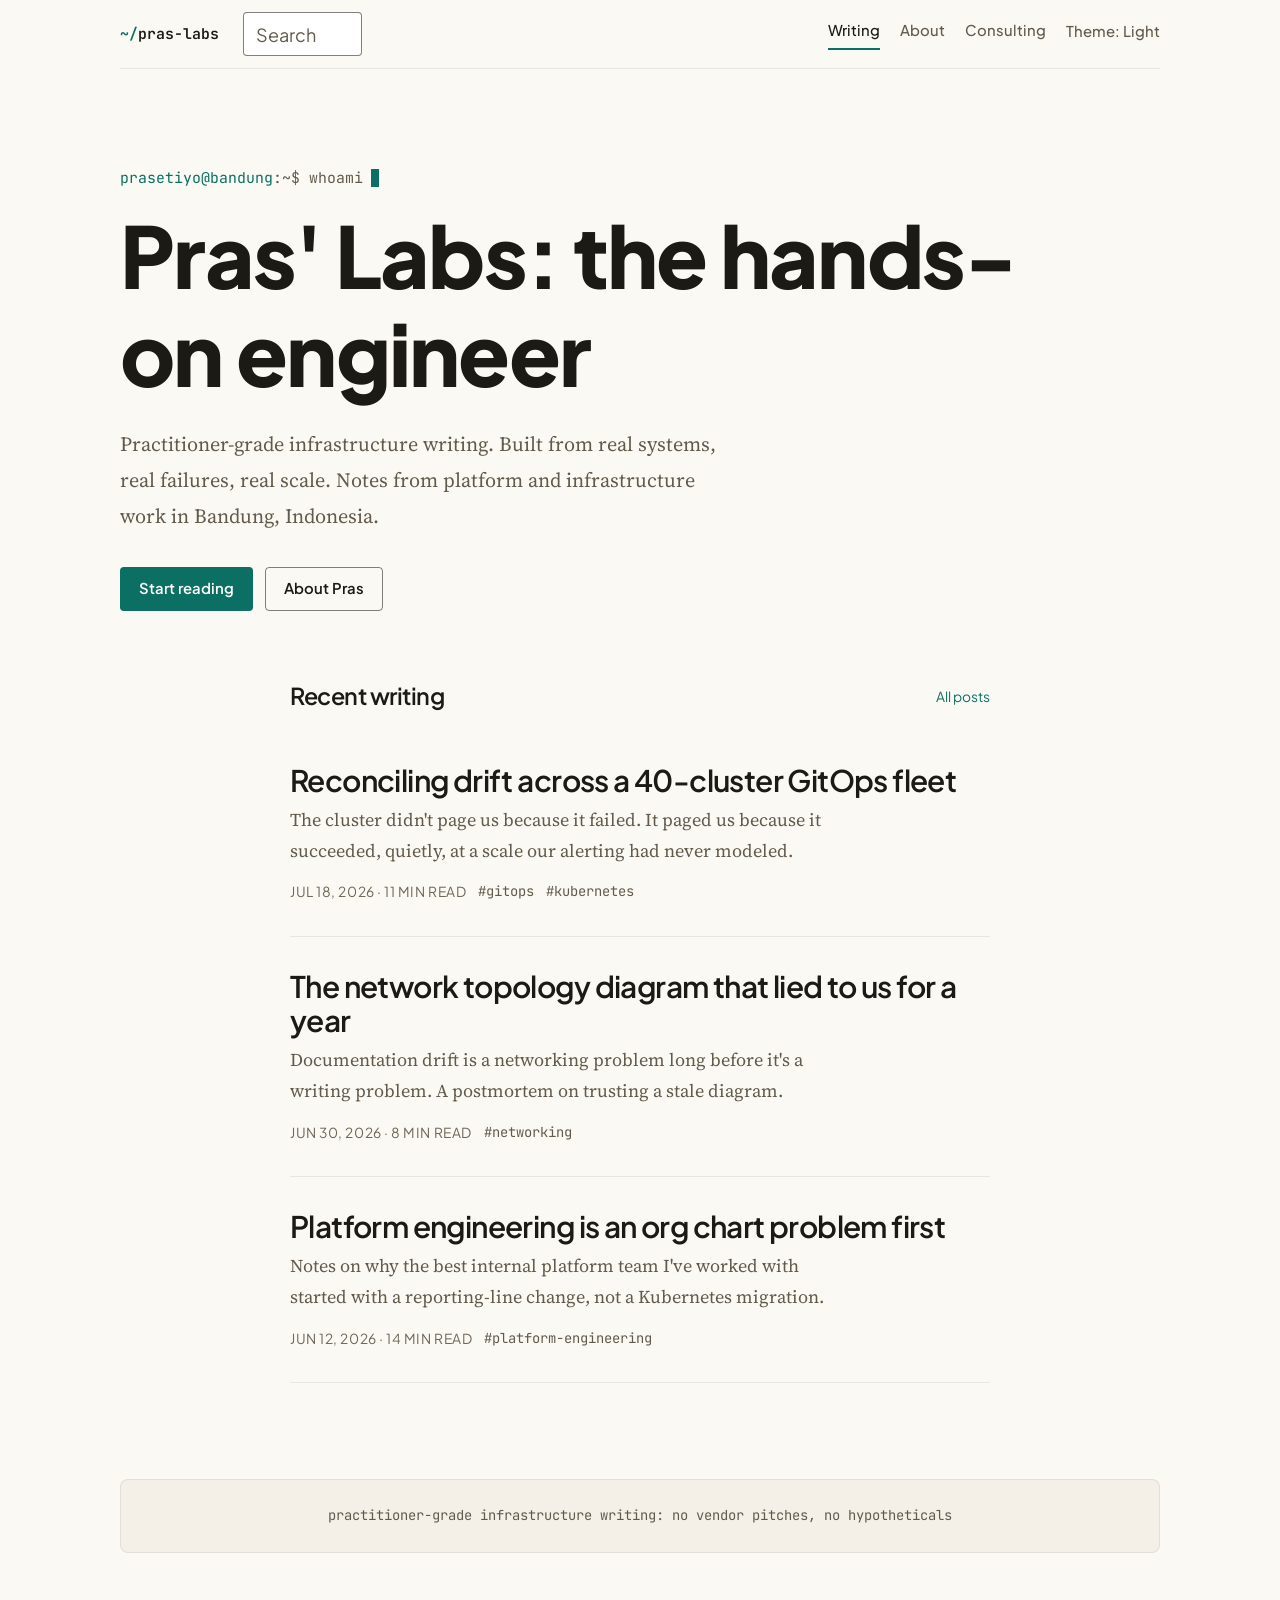
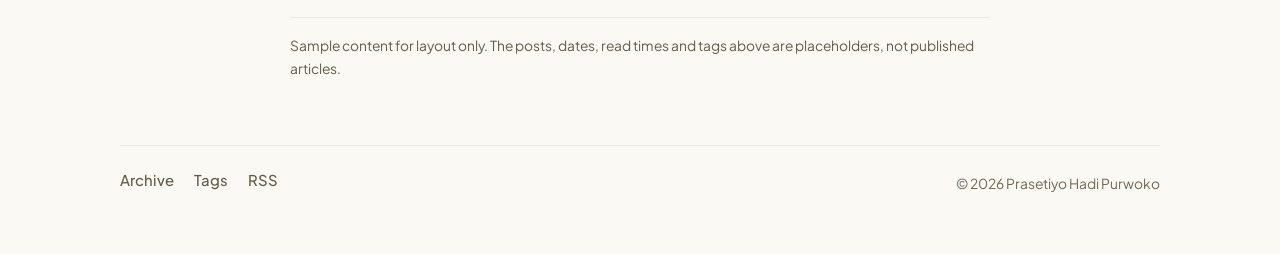
<file: ui_kits/homepage/index.html>
<!-- @dsCard group="Homepage" viewport="1040x820" subtitle="Hero + writing feed, dark + light" name="Homepage" -->
<!DOCTYPE html>
<html lang="en">
<head>
<meta charset="UTF-8">
<meta name="viewport" content="width=device-width, initial-scale=1">
<title>Pras' Labs: The Hands-On Engineer</title>
<script>try{var t=localStorage.getItem('pras-labs-theme');if(t==='light'||t==='dark')document.documentElement.setAttribute('data-theme',t)}catch(e){}</script>
<link rel="stylesheet" href="../../styles.css">
<style>
  body { margin: 0; }
  /* Widths: bp-sm 480px, bp-md 748px, bp-lg 1104px (literal px, CSS cannot read custom properties in @media). */
  .shell { max-width: var(--page-max-width); margin: 0 auto; padding: 0 var(--page-padding); }
  .sample-note { max-width: var(--content-width); margin: 0 auto var(--space-8); padding-top: var(--space-4); border-top: 1px solid var(--border-hairline); font-family: var(--font-heading); font-size: var(--text-xs); color: var(--text-secondary); }
  .btn { font-family: var(--font-heading); font-weight: 600; border-radius: var(--radius-sm); border: 1px solid transparent; padding: 0 18px; min-height: var(--touch-target); align-items: center; font-size: var(--text-sm); text-decoration: none; display: inline-flex; }
  .btn-primary { background: var(--accent); color: var(--text-on-accent); }
  .btn-primary:hover { background: var(--accent-strong); color: var(--text-on-accent); text-decoration: none; }
  .btn-secondary { background: transparent; color: var(--text-primary); border-color: var(--border-control); }
  .btn-secondary:hover { border-color: var(--accent); color: var(--accent-strong); text-decoration: none; }
  .link-44 { display: inline-flex; align-items: center; min-height: var(--touch-target); }

  .hero { max-width: var(--content-width-wide); margin: var(--space-9) auto var(--space-8); }
  @media (max-width: 747.98px) { .hero { margin: var(--space-7) auto var(--space-7); } }
  .prompt { font-family: var(--font-mono); font-size: var(--text-sm); color: var(--text-secondary); margin-bottom: var(--space-4); display: flex; flex-wrap: wrap; align-items: center; gap: 8px; overflow-wrap: anywhere; }
  .prompt .host { color: var(--accent); }
  h1.hero-title { font-family: var(--font-heading); font-size: var(--text-hero); font-weight: 800; letter-spacing: var(--tracking-tight); line-height: var(--leading-tight); color: var(--text-primary); margin: 0 0 var(--space-5); max-width: 16ch; }
  p.hero-sub { font-family: var(--font-body); font-size: var(--text-lede-sm); line-height: var(--leading-relaxed); color: var(--text-secondary); max-width: 62ch; margin: 0 0 var(--space-6); }
  @media (min-width: 480px) { p.hero-sub { font-size: var(--text-md); } }
  .hero-actions { display: flex; gap: var(--space-3); flex-wrap: wrap; }

  section.feed { max-width: var(--content-width); margin: 0 auto; padding-bottom: var(--space-9); }
  @media (max-width: 747.98px) { section.feed { padding-bottom: var(--space-7); } }
  .feed-head { display: flex; align-items: center; justify-content: space-between; margin-bottom: var(--space-3); }
  .feed-head h2 { font-family: var(--font-heading); font-size: var(--text-lg); font-weight: 600; color: var(--text-primary); margin: 0; }
  .feed-head a { font-family: var(--font-heading); font-size: var(--text-xs); }

  .post { display: block; padding: var(--space-6) 0; border-bottom: 1px solid var(--border-hairline); text-decoration: none; color: inherit; }
  .post:hover { text-decoration: none; color: inherit; }
  .post h3 { transition: color var(--duration-fast) var(--ease-standard); }
  .post:active h3 { color: var(--accent-strong); }
  @media (hover: hover) { .post:hover h3 { color: var(--accent-strong); } }
  .post h3 { font-family: var(--font-heading); font-size: var(--text-h3); font-weight: 600; color: var(--text-primary); margin: 0 0 8px; letter-spacing: var(--tracking-tight); }
  .post p { font-family: var(--font-body); font-size: var(--text-base); color: var(--text-secondary); line-height: var(--leading-body); margin: 0 0 14px; max-width: 62ch; }
  .post .meta { display: flex; gap: 4px 12px; align-items: center; flex-wrap: wrap; }
  .post .date { font-family: var(--font-heading); font-size: var(--text-xs); color: var(--text-tertiary); letter-spacing: var(--tracking-wide); text-transform: uppercase; }
  .post .tag { font-family: var(--font-mono); font-size: var(--text-xs); color: var(--text-secondary); }

  .tagline-strip { max-width: var(--content-width-wide); margin: 0 auto var(--space-8); padding: var(--space-5); border: 1px solid var(--border-hairline); border-radius: var(--radius-md); background: var(--bg-raised); font-family: var(--font-mono); font-size: var(--text-xs); color: var(--text-secondary); text-align: center; }
</style>
<noscript><style>.pl-theme-toggle{display:none}</style></noscript>
</head>
<body id="top">
<div class="shell">
  <nav class="pl-nav" aria-label="Main">
    <a class="pl-wordmark" href="#"><span>~/</span>pras-labs</a>
    <form class="pl-search" role="search" action="/search" method="get"><input class="pl-field" type="search" name="q" placeholder="Search" aria-label="Search the writing" autocomplete="off" enterkeyhint="search"></form>
    <div class="pl-nav-links">
      <a class="pl-nav-item" aria-current="page" href="#"><span>Writing</span></a>
      <a class="pl-nav-item" href="#"><span>About</span></a>
      <a class="pl-nav-item" href="#"><span>Consulting</span></a>
      <button class="pl-nav-item pl-theme-toggle" id="theme-toggle" type="button"><span>Theme: Dark</span></button>
    </div>
  </nav>

  <main>
  <div class="hero">
    <!-- The one decorative element: a terminal prompt that tells an engineer reader this is written by someone who works in terminals.
         The cursor blinks three times, then stays solid, and never blinks under prefers-reduced-motion. -->
    <div class="prompt"><span><span class="host">prasetiyo@bandung</span>:~$ whoami</span><span class="pl-cursor" aria-hidden="true"></span></div>
    <h1 class="hero-title">Pras' Labs: the hands-on engineer</h1>
    <p class="hero-sub">Practitioner-grade infrastructure writing. Built from real systems, real failures, real scale. Notes from platform and infrastructure work in Bandung, Indonesia.</p>
    <div class="hero-actions">
      <a class="btn btn-primary" href="#">Start reading</a>
      <a class="btn btn-secondary" href="#">About Pras</a>
    </div>
  </div>

  <section class="feed">
    <div class="feed-head"><h2>Recent writing</h2><a class="link-44" href="#">All posts</a></div>

    <a class="post" href="#">
      <h3>Reconciling drift across a 40-cluster GitOps fleet</h3>
      <p>The cluster didn't page us because it failed. It paged us because it succeeded, quietly, at a scale our alerting had never modeled.</p>
      <div class="meta"><span class="date">Jul 18, 2026 · 11 min read</span><span class="tag">#gitops</span><span class="tag">#kubernetes</span></div>
    </a>
    <a class="post" href="#">
      <h3>The network topology diagram that lied to us for a year</h3>
      <p>Documentation drift is a networking problem long before it's a writing problem. A postmortem on trusting a stale diagram.</p>
      <div class="meta"><span class="date">Jun 30, 2026 · 8 min read</span><span class="tag">#networking</span></div>
    </a>
    <a class="post" href="#">
      <h3>Platform engineering is an org chart problem first</h3>
      <p>Notes on why the best internal platform team I've worked with started with a reporting-line change, not a Kubernetes migration.</p>
      <div class="meta"><span class="date">Jun 12, 2026 · 14 min read</span><span class="tag">#platform-engineering</span></div>
    </a>
  </section>

  <div class="tagline-strip">practitioner-grade infrastructure writing: no vendor pitches, no hypotheticals</div>
    <p class="sample-note">Sample content for layout only. The posts, dates, read times and tags above are placeholders, not published articles.</p>
</main>
  <footer class="pl-footer">
    <nav class="pl-footer-links" aria-label="Footer">
      <a class="pl-nav-item" href="#"><span>Archive</span></a>
      <a class="pl-nav-item" href="#"><span>Tags</span></a>
      <a class="pl-nav-item" href="#"><span>RSS</span></a>
    </nav>
    <p class="pl-footer-copy">&copy; 2026 Prasetiyo Hadi Purwoko</p>
  </footer>
</div>
<script>
(function () {
  document.querySelectorAll('.pl-search .pl-field').forEach(function (i) { i.addEventListener('keydown', function (e) { if (e.key === 'Escape') { e.preventDefault(); i.blur(); } }); });
  var b = document.getElementById('theme-toggle');
  function cur() {
    var d = document.documentElement.getAttribute('data-theme');
    if (d) return d;
    try { return matchMedia('(prefers-color-scheme: light)').matches ? 'light' : 'dark'; } catch (e) { return 'dark'; }
  }
  function paint() {
    var dark = cur() === 'dark';
    b.firstElementChild.textContent = 'Theme: ' + (dark ? 'Dark' : 'Light');
    b.setAttribute('aria-label', 'Theme: ' + (dark ? 'Dark' : 'Light') + '. Switch to ' + (dark ? 'light' : 'dark') + '.');
  }
  paint();
  b.addEventListener('click', function () {
    var n = cur() === 'dark' ? 'light' : 'dark';
    document.documentElement.setAttribute('data-theme', n);
    try { localStorage.setItem('pras-labs-theme', n); } catch (e) { /* storage unavailable */ }
    paint();
  });
})();
</script>
</body>
</html>
</file>
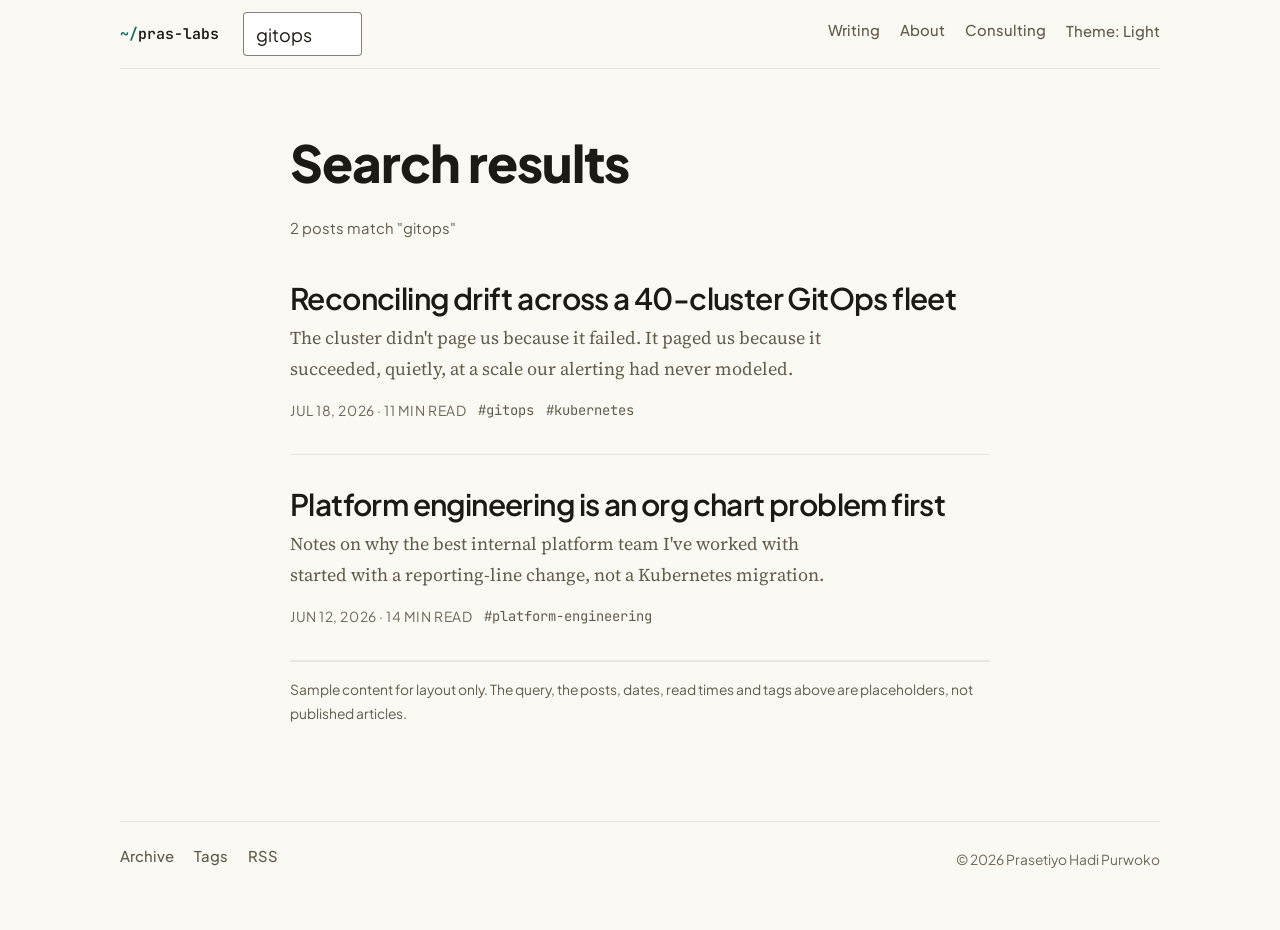
<file: ui_kits/search/index.html>
<!-- @dsCard group="Search" viewport="1040x820" subtitle="Search form + results, dark + light" name="Search" -->
<!DOCTYPE html>
<html lang="en">
<head>
<meta charset="UTF-8">
<meta name="viewport" content="width=device-width, initial-scale=1">
<title>Search | Pras' Labs</title>
<script>try{var t=localStorage.getItem('pras-labs-theme');if(t==='light'||t==='dark')document.documentElement.setAttribute('data-theme',t)}catch(e){}</script>
<link rel="stylesheet" href="../../styles.css">
<style>
  body { margin: 0; }
  /* Widths: bp-sm 480px, bp-md 748px, bp-lg 1104px (literal px, CSS cannot read custom properties in @media). */
  .shell { max-width: var(--page-max-width); margin: 0 auto; padding: 0 var(--page-padding); }
  .sample-note { max-width: var(--content-width); margin: 0 auto var(--space-8); padding-top: var(--space-4); border-top: 1px solid var(--border-hairline); font-family: var(--font-heading); font-size: var(--text-xs); color: var(--text-secondary); }

  main { max-width: var(--content-width); margin: var(--space-8) auto var(--space-9); }
  @media (max-width: 747.98px) { main { margin: var(--space-6) auto var(--space-7); } }
  h1.page-title { font-family: var(--font-heading); font-size: var(--text-h1); font-weight: 800; letter-spacing: var(--tracking-tight); line-height: var(--leading-tight); color: var(--text-primary); margin: 0 0 var(--space-5); }
  .result-count { font-family: var(--font-heading); font-size: var(--text-sm); color: var(--text-secondary); margin: var(--space-5) 0 0; }
  .results { margin-top: var(--space-2); }

  .post { display: block; padding: var(--space-6) 0; border-bottom: 1px solid var(--border-hairline); text-decoration: none; color: inherit; }
  .post:hover { text-decoration: none; color: inherit; }
  .post h2 { transition: color var(--duration-fast) var(--ease-standard); }
  .post:active h3 { color: var(--accent-strong); }
  @media (hover: hover) { .post:hover h3 { color: var(--accent-strong); } }
  .post h2 { font-family: var(--font-heading); font-size: var(--text-h3); font-weight: 600; color: var(--text-primary); margin: 0 0 8px; letter-spacing: var(--tracking-tight); }
  .post p { font-family: var(--font-body); font-size: var(--text-base); color: var(--text-secondary); line-height: var(--leading-body); margin: 0 0 14px; max-width: 62ch; }
  .post .meta { display: flex; gap: 4px 12px; align-items: center; flex-wrap: wrap; }
  .post .date { font-family: var(--font-heading); font-size: var(--text-xs); color: var(--text-tertiary); letter-spacing: var(--tracking-wide); text-transform: uppercase; }
  .post .tag { font-family: var(--font-mono); font-size: var(--text-xs); color: var(--text-secondary); }

</style>
<noscript><style>.pl-theme-toggle{display:none}</style></noscript>
</head>
<body id="top">
<div class="shell">
  <nav class="pl-nav" aria-label="Main">
    <a class="pl-wordmark" href="#"><span>~/</span>pras-labs</a>
    <form class="pl-search" role="search" action="/search" method="get"><input class="pl-field" type="search" name="q" placeholder="Search" aria-label="Search the writing" autocomplete="off" enterkeyhint="search" value="gitops"></form>
    <div class="pl-nav-links">
      <a class="pl-nav-item" href="#"><span>Writing</span></a>
      <a class="pl-nav-item" href="#"><span>About</span></a>
      <a class="pl-nav-item" href="#"><span>Consulting</span></a>
      <button class="pl-nav-item pl-theme-toggle" id="theme-toggle" type="button"><span>Theme: Dark</span></button>
    </div>
  </nav>

  <main>
    <h1 class="page-title">Search results</h1>
    <!-- The field is in the Nav (value kept from the query). The query lives in the URL: /search?q=gitops -->
    <p class="result-count" role="status">2 posts match "gitops"</p>
    <div class="results">
      <a class="post" href="#">
        <h2>Reconciling drift across a 40-cluster GitOps fleet</h2>
        <p>The cluster didn't page us because it failed. It paged us because it succeeded, quietly, at a scale our alerting had never modeled.</p>
        <div class="meta"><span class="date">Jul 18, 2026 · 11 min read</span><span class="tag">#gitops</span><span class="tag">#kubernetes</span></div>
      </a>
      <a class="post" href="#">
        <h2>Platform engineering is an org chart problem first</h2>
        <p>Notes on why the best internal platform team I've worked with started with a reporting-line change, not a Kubernetes migration.</p>
        <div class="meta"><span class="date">Jun 12, 2026 · 14 min read</span><span class="tag">#platform-engineering</span></div>
      </a>
    </div>
    <p class="sample-note">Sample content for layout only. The query, the posts, dates, read times and tags above are placeholders, not published articles.</p>
</main>
  <footer class="pl-footer">
    <nav class="pl-footer-links" aria-label="Footer">
      <a class="pl-nav-item" href="#"><span>Archive</span></a>
      <a class="pl-nav-item" href="#"><span>Tags</span></a>
      <a class="pl-nav-item" href="#"><span>RSS</span></a>
    </nav>
    <p class="pl-footer-copy">&copy; 2026 Prasetiyo Hadi Purwoko</p>
  </footer>
</div>
<script>
(function () {
  document.querySelectorAll('.pl-search .pl-field').forEach(function (i) { i.addEventListener('keydown', function (e) { if (e.key === 'Escape') { e.preventDefault(); i.blur(); } }); });
  var b = document.getElementById('theme-toggle');
  function cur() {
    var d = document.documentElement.getAttribute('data-theme');
    if (d) return d;
    try { return matchMedia('(prefers-color-scheme: light)').matches ? 'light' : 'dark'; } catch (e) { return 'dark'; }
  }
  function paint() {
    var dark = cur() === 'dark';
    b.firstElementChild.textContent = 'Theme: ' + (dark ? 'Dark' : 'Light');
    b.setAttribute('aria-label', 'Theme: ' + (dark ? 'Dark' : 'Light') + '. Switch to ' + (dark ? 'light' : 'dark') + '.');
  }
  paint();
  b.addEventListener('click', function () {
    var n = cur() === 'dark' ? 'light' : 'dark';
    document.documentElement.setAttribute('data-theme', n);
    try { localStorage.setItem('pras-labs-theme', n); } catch (e) { /* storage unavailable */ }
    paint();
  });
})();
</script>
</body>
</html>
</file>
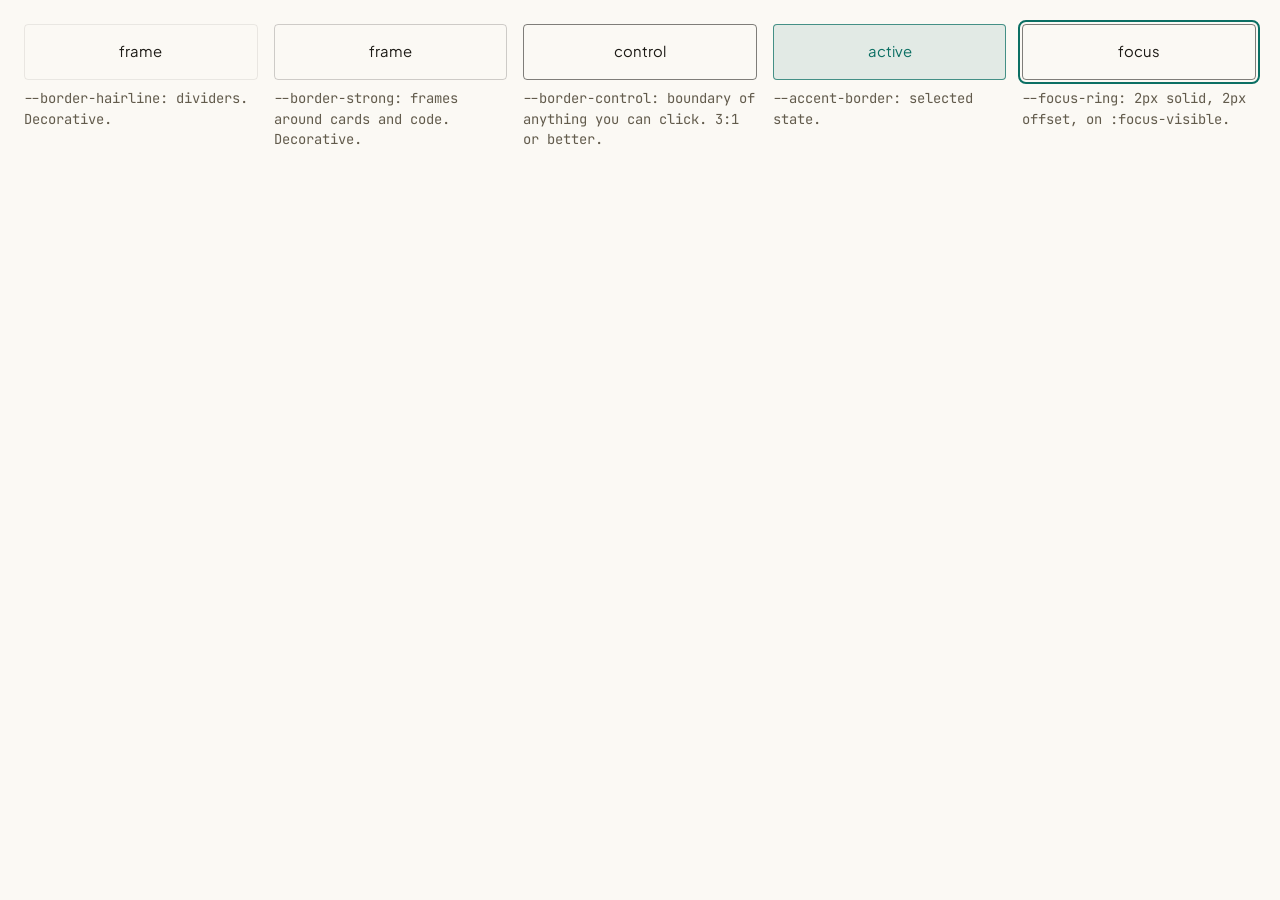
<file: guidelines/borders-focus.card.html>
<!-- @dsCard group="Colors" viewport="700x230" subtitle="Decorative frames, control boundaries, focus ring" name="Borders and focus" -->
<html><head><link rel="stylesheet" href="../styles.css"><style>
body{background:var(--bg);padding:24px;font-family:var(--font-mono);font-size:var(--text-xs);color:var(--text-secondary)}
.row{display:flex;gap:16px;flex-wrap:wrap}
.cell{flex:1;min-width:140px}
.box{height:56px;border-radius:var(--radius-sm);margin-bottom:8px;display:flex;align-items:center;justify-content:center;font-family:var(--font-heading);font-size:var(--text-sm);color:var(--text-primary)}
.cap{margin:0;line-height:1.5}
</style></head><body>
<div class="row">
  <div class="cell"><div class="box" style="border:1px solid var(--border-hairline)">frame</div><p class="cap">--border-hairline: dividers. Decorative.</p></div>
  <div class="cell"><div class="box" style="border:1px solid var(--border-strong)">frame</div><p class="cap">--border-strong: frames around cards and code. Decorative.</p></div>
  <div class="cell"><div class="box" style="border:1px solid var(--border-control)">control</div><p class="cap">--border-control: boundary of anything you can click. 3:1 or better.</p></div>
  <div class="cell"><div class="box" style="border:1px solid var(--accent-border);background:var(--accent-dim);color:var(--accent)">active</div><p class="cap">--accent-border: selected state.</p></div>
  <div class="cell"><div class="box" style="border:1px solid var(--border-control);outline:2px solid var(--focus-ring);outline-offset:2px">focus</div><p class="cap">--focus-ring: 2px solid, 2px offset, on :focus-visible.</p></div>
</div>
</body></html>
</file>
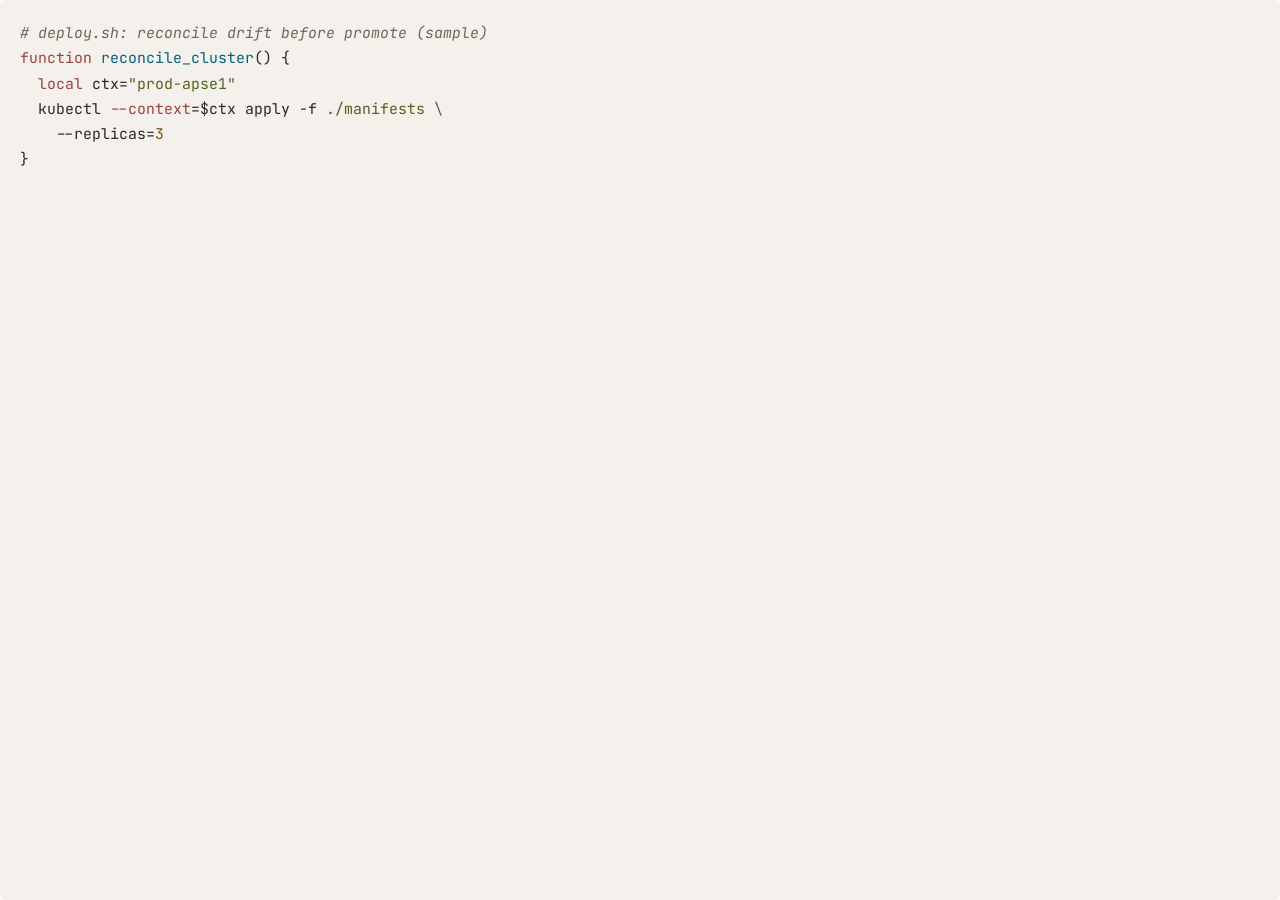
<file: guidelines/colors-code-syntax.card.html>
<!-- @dsCard group="Colors" viewport="700x210" subtitle="Syntax highlight palette: four hues on warm neutrals" name="Code syntax colors" -->
<html><head><link rel="stylesheet" href="../styles.css"><style>
body{background:var(--code-bg);margin:0;padding:20px;font-family:var(--font-mono);font-size:var(--text-sm);color:var(--code-fg);border-radius:var(--radius-md)}
</style></head><body>
<div><span class="tok-comment"># deploy.sh: reconcile drift before promote (sample)</span></div>
<div><span class="tok-keyword">function</span> <span class="tok-function">reconcile_cluster</span>() {</div>
<div>&nbsp;&nbsp;<span class="tok-keyword">local</span> ctx=<span class="tok-string">"prod-apse1"</span></div>
<div>&nbsp;&nbsp;kubectl <span class="tok-tag">--context</span>=$ctx apply -f <span class="tok-string">./manifests</span> <span class="tok-punct">\</span></div>
<div>&nbsp;&nbsp;&nbsp;&nbsp;--replicas=<span class="tok-number">3</span></div>
<div>}</div>
</body></html>
</file>
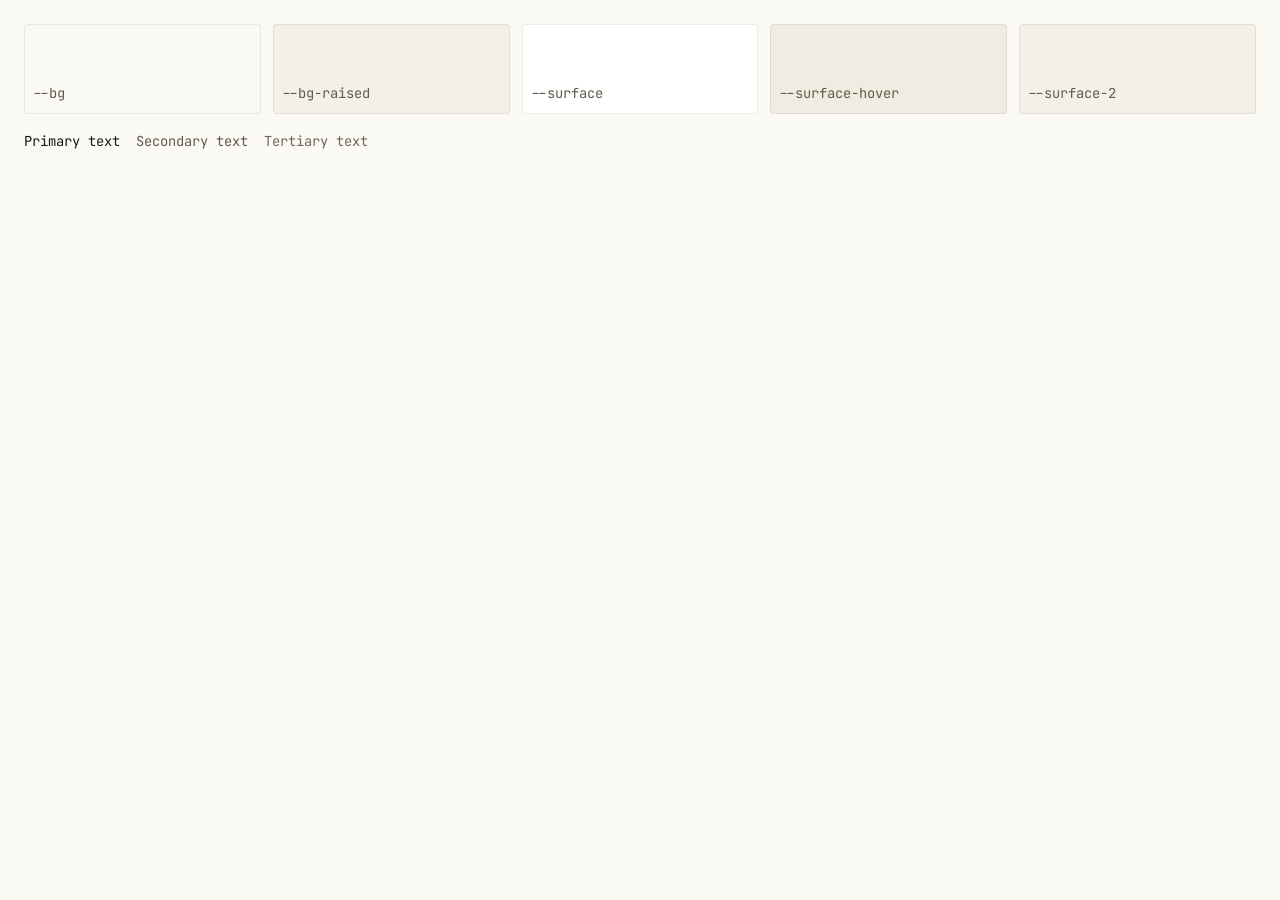
<file: guidelines/colors-neutral-dark.card.html>
<!-- @dsCard group="Colors" viewport="700x220" subtitle="Base surfaces, dark (default)" name="Neutrals: dark" -->
<html><head><link rel="stylesheet" href="../styles.css"><style>
body{background:var(--bg);padding:24px;font-family:var(--font-mono);font-size:var(--text-xs);color:var(--text-secondary)}
.row{display:flex;gap:12px}
.sw{flex:1;height:90px;border-radius:var(--radius-sm);border:1px solid var(--border-hairline);display:flex;align-items:flex-end;padding:8px}
.tx{display:flex;gap:16px;margin-top:16px}
</style></head><body>
<div class="row">
  <div class="sw" style="background:var(--bg)">--bg</div>
  <div class="sw" style="background:var(--bg-raised)">--bg-raised</div>
  <div class="sw" style="background:var(--surface)">--surface</div>
  <div class="sw" style="background:var(--surface-hover)">--surface-hover</div>
  <div class="sw" style="background:var(--surface-2)">--surface-2</div>
</div>
<div class="tx">
  <span style="color:var(--text-primary)">Primary text</span>
  <span style="color:var(--text-secondary)">Secondary text</span>
  <span style="color:var(--text-tertiary)">Tertiary text</span>
</div>
</body></html>
</file>
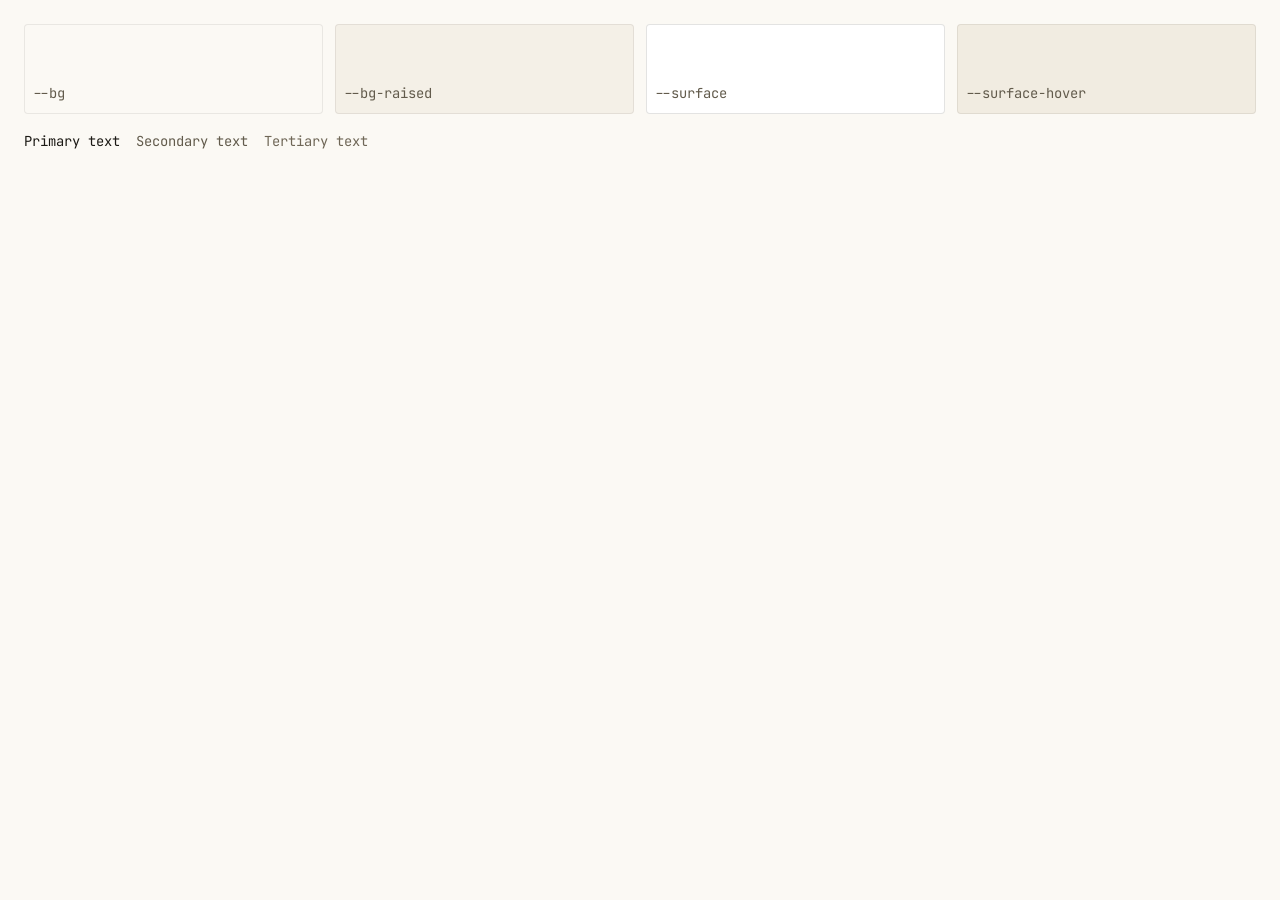
<file: guidelines/colors-neutral-light.card.html>
<!-- @dsCard group="Colors" viewport="700x220" subtitle="Base surfaces, light mode" name="Neutrals: light" -->
<html><head><link rel="stylesheet" href="../styles.css"><style>
body{background:var(--bg);padding:24px;font-family:var(--font-mono);font-size:var(--text-xs);color:var(--text-secondary)}
.row{display:flex;gap:12px}
.sw{flex:1;height:90px;border-radius:var(--radius-sm);border:1px solid var(--border-hairline);display:flex;align-items:flex-end;padding:8px}
.tx{display:flex;gap:16px;margin-top:16px}
</style></head><body data-theme="light">
<div class="row">
  <div class="sw" style="background:var(--bg)">--bg</div>
  <div class="sw" style="background:var(--bg-raised)">--bg-raised</div>
  <div class="sw" style="background:var(--surface);border:1px solid var(--border)">--surface</div>
  <div class="sw" style="background:var(--surface-hover)">--surface-hover</div>
</div>
<div class="tx">
  <span style="color:var(--text-primary)">Primary text</span>
  <span style="color:var(--text-secondary)">Secondary text</span>
  <span style="color:var(--text-tertiary)">Tertiary text</span>
</div>
</body></html>
</file>
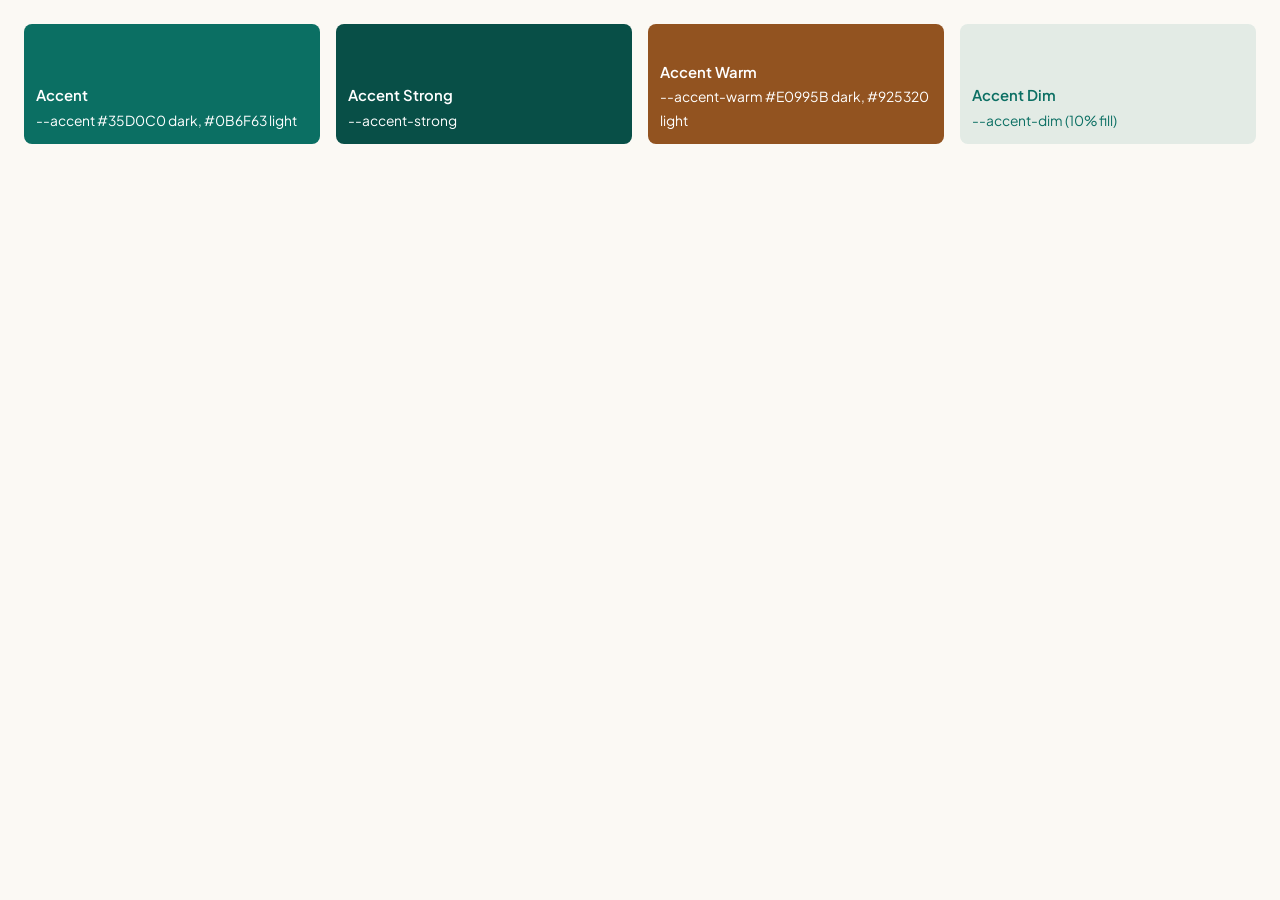
<file: guidelines/colors-primary.card.html>
<!-- @dsCard group="Colors" viewport="700x200" subtitle="Primary + secondary accent" name="Accent colors" -->
<html><head><link rel="stylesheet" href="../styles.css"><style>
body{background:var(--bg);padding:24px;font-family:var(--font-heading)}
.row{display:flex;gap:16px}
.sw{flex:1;height:120px;border-radius:var(--radius-md);display:flex;flex-direction:column;justify-content:flex-end;padding:12px;color:var(--text-on-accent);font-size:var(--text-xs)}
.label{font-weight:var(--weight-semibold);font-size:var(--text-sm)}
</style></head><body>
<div class="row">
  <div class="sw" style="background:var(--accent)"><div class="label">Accent</div>--accent #35D0C0 dark, #0B6F63 light</div>
  <div class="sw" style="background:var(--accent-strong)"><div class="label">Accent Strong</div>--accent-strong</div>
  <div class="sw" style="background:var(--accent-warm);color:var(--text-on-accent)"><div class="label">Accent Warm</div>--accent-warm #E0995B dark, #925320 light</div>
  <div class="sw" style="background:var(--accent-dim);color:var(--accent)"><div class="label">Accent Dim</div>--accent-dim (10% fill)</div>
</div>
</body></html>
</file>
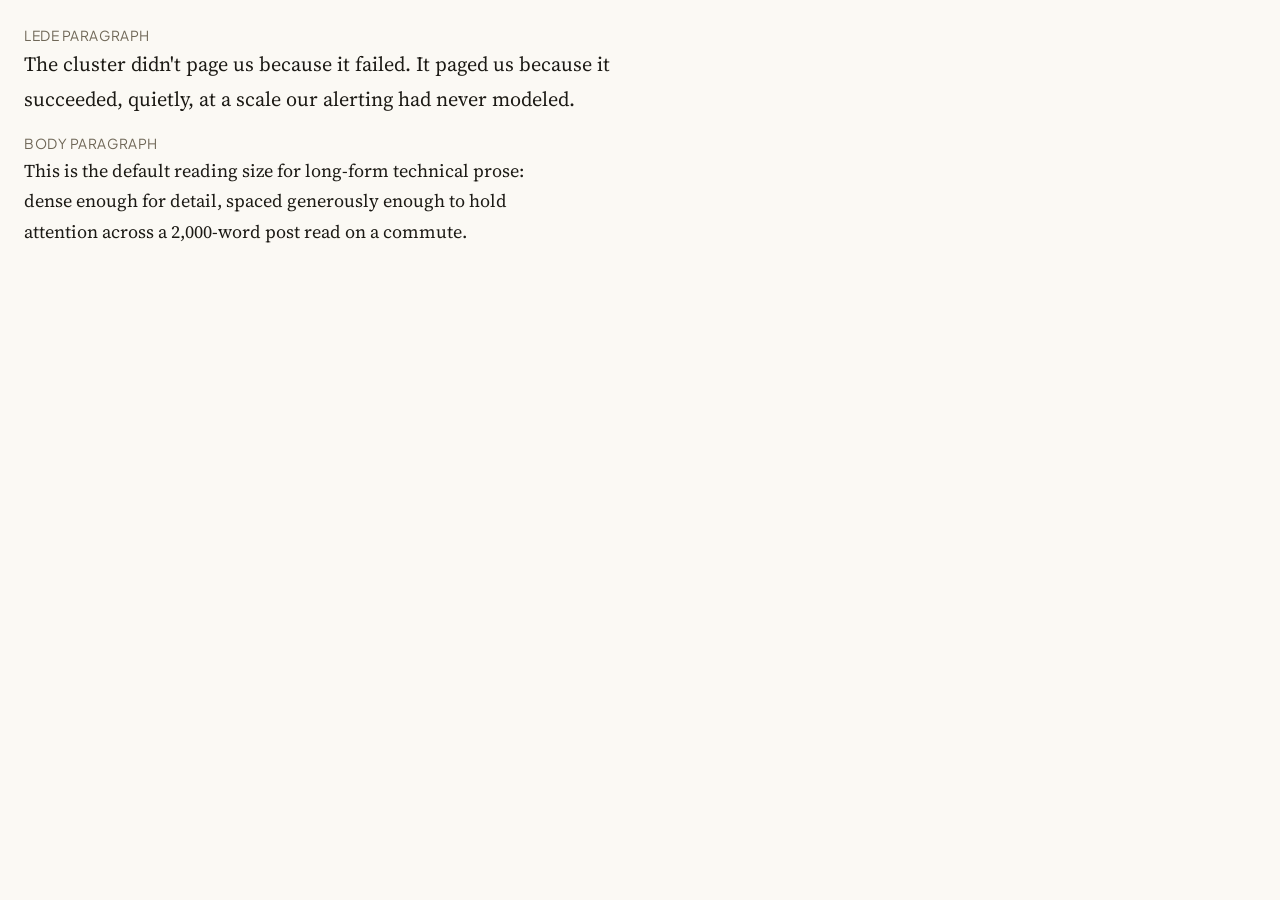
<file: guidelines/type-body.card.html>
<!-- @dsCard group="Type" viewport="700x260" subtitle="Reading column: Source Serif 4" name="Body type" -->
<html><head><link rel="stylesheet" href="../styles.css"><style>
body{background:var(--bg);padding:24px;color:var(--text-primary)}
p{font-family:var(--font-body);font-size:var(--text-base);line-height:var(--leading-body);max-width:60ch;margin:0 0 12px}
.lede{font-size:var(--text-md);color:var(--text-primary)}
.meta{font-family:var(--font-heading);font-size:var(--text-xs);color:var(--text-tertiary);letter-spacing:var(--tracking-wide);text-transform:uppercase}
</style></head><body>
<div class="meta">Lede paragraph</div>
<p class="lede">The cluster didn't page us because it failed. It paged us because it succeeded, quietly, at a scale our alerting had never modeled.</p>
<div class="meta" style="margin-top:16px">Body paragraph</div>
<p>This is the default reading size for long-form technical prose: dense enough for detail, spaced generously enough to hold attention across a 2,000-word post read on a commute.</p>
</body></html>
</file>
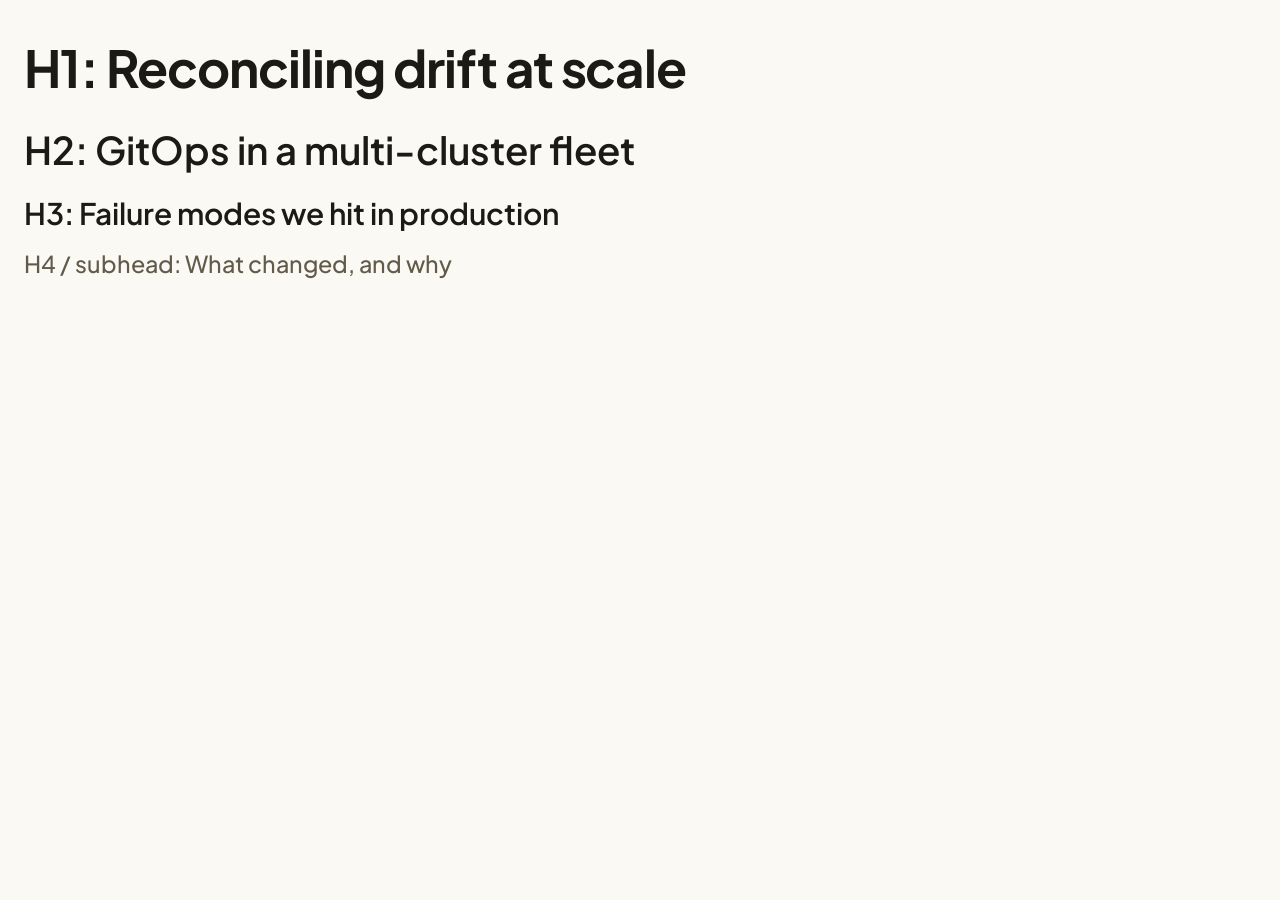
<file: guidelines/type-display.card.html>
<!-- @dsCard group="Type" viewport="700x320" subtitle="Heading scale: Plus Jakarta Sans" name="Display type" -->
<html><head><link rel="stylesheet" href="../styles.css"><style>
body{background:var(--bg);padding:24px;color:var(--text-primary)}
div{margin-bottom:6px}
</style></head><body>
<div style="font-family:var(--font-heading);font-size:var(--text-3xl);font-weight:var(--weight-bold);letter-spacing:var(--tracking-tight)">H1: Reconciling drift at scale</div>
<div style="font-family:var(--font-heading);font-size:var(--text-2xl);font-weight:var(--weight-semibold)">H2: GitOps in a multi-cluster fleet</div>
<div style="font-family:var(--font-heading);font-size:var(--text-xl);font-weight:var(--weight-semibold)">H3: Failure modes we hit in production</div>
<div style="font-family:var(--font-heading);font-size:var(--text-lg);font-weight:var(--weight-medium);color:var(--text-secondary)">H4 / subhead: What changed, and why</div>
</body></html>
</file>
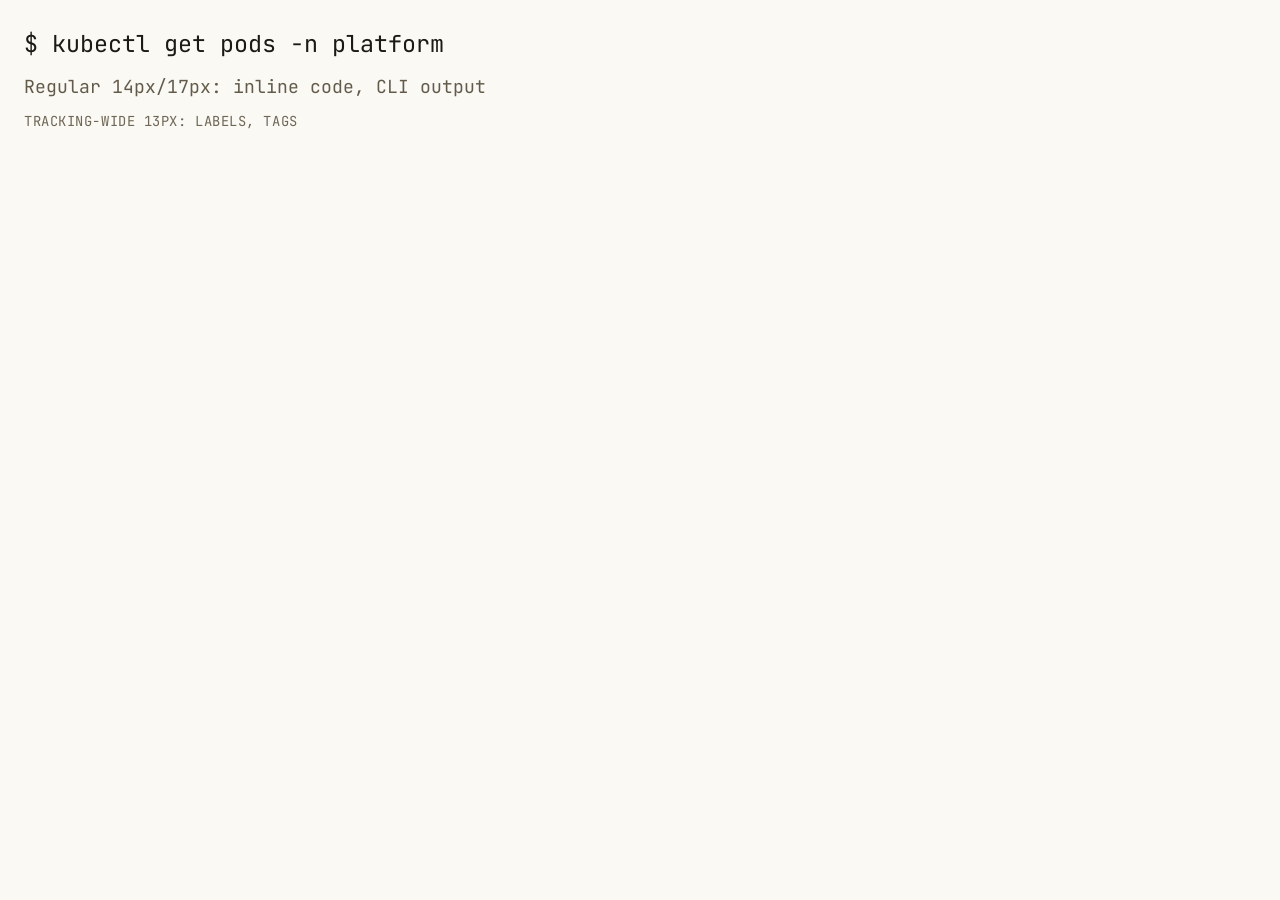
<file: guidelines/type-mono.card.html>
<!-- @dsCard group="Type" viewport="700x180" subtitle="JetBrains Mono: code + terminal chrome" name="Mono type" -->
<html><head><link rel="stylesheet" href="../styles.css"><style>
body{background:var(--bg);padding:24px;font-family:var(--font-mono);color:var(--text-primary)}
div{margin-bottom:8px}
</style></head><body>
<div style="font-size:var(--text-lg)">$ kubectl get pods -n platform</div>
<div style="font-size:var(--text-base);color:var(--text-secondary)">Regular 14px/17px: inline code, CLI output</div>
<div style="font-size:var(--text-xs);letter-spacing:var(--tracking-wide);color:var(--text-tertiary)">TRACKING-WIDE 13PX: LABELS, TAGS</div>
</body></html>
</file>
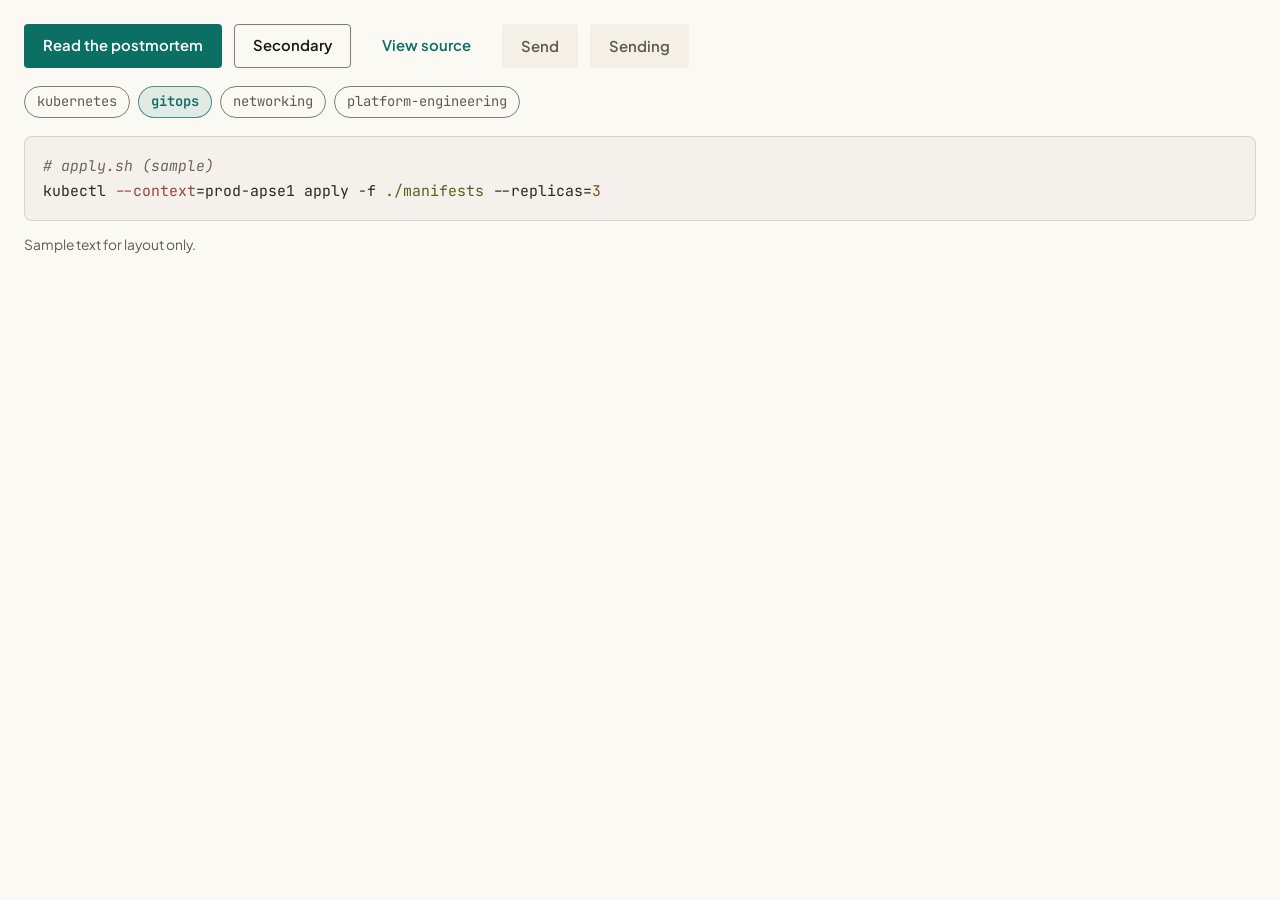
<file: components/core/core-primitives.card.html>
<!-- @dsCard group="Components" viewport="700x440" subtitle="Buttons, tags, code block" name="Core primitives" -->
<html><head><link rel="stylesheet" href="../../styles.css"><style>
body{background:var(--bg);padding:24px;color:var(--text-primary)}
.row{display:flex;gap:var(--space-3);align-items:center;margin-bottom:18px;flex-wrap:wrap}
.tags{display:flex;gap:var(--space-3) var(--space-2);margin-bottom:18px;flex-wrap:wrap}
.btn{font-family:var(--font-heading);font-weight:600;border-radius:var(--radius-sm);border:1px solid transparent;padding:0 18px;min-height:var(--touch-target);align-items:center;font-size:var(--text-sm);text-decoration:none;display:inline-flex}
.btn-primary{background:var(--accent);color:var(--text-on-accent)}
.btn-secondary{background:transparent;color:var(--text-primary);border-color:var(--border-control)}
.btn-ghost{background:transparent;color:var(--accent)}
.btn[aria-disabled="true"]{background:var(--surface-2);color:var(--text-secondary);border-color:transparent;cursor:not-allowed}
.tag{display:inline-flex;align-items:center;min-height:32px;font-family:var(--font-mono);font-size:var(--text-xs);padding:0 12px;border-radius:var(--radius-full);border:1px solid var(--border-control);color:var(--text-secondary);text-decoration:none}
.tag.active{border-color:var(--accent-border);background:var(--accent-dim);color:var(--accent);font-weight:600}
pre{background:var(--code-bg);border:1px solid var(--code-border);border-radius:var(--radius-md);margin:0;padding:16px 18px;font-family:var(--font-mono);font-size:var(--text-sm);color:var(--code-fg);overflow:auto;max-width:100%}
.note{font-family:var(--font-heading);font-size:var(--text-xs);color:var(--text-secondary);margin:0 0 18px}
</style></head><body>
<div class="row">
  <a class="btn btn-primary" href="#">Read the postmortem</a>
  <a class="btn btn-secondary" href="#">Secondary</a>
  <a class="btn btn-ghost" href="#">View source</a>
  <button class="btn btn-primary" type="button" aria-disabled="true">Send</button>
  <button class="btn btn-primary" type="button" aria-disabled="true" aria-busy="true">Sending</button>
</div>
<div class="tags">
  <a class="tag" href="#" data-hit>kubernetes</a>
  <a class="tag active" href="#" data-hit aria-current="true">gitops</a>
  <a class="tag" href="#" data-hit>networking</a>
  <a class="tag" href="#" data-hit>platform-engineering</a>
</div>
<pre tabindex="0" role="region" aria-label="apply.sh"><span class="tok-comment"># apply.sh (sample)</span>
kubectl <span class="tok-tag">--context</span>=prod-apse1 apply -f <span class="tok-string">./manifests</span> --replicas=<span class="tok-number">3</span></pre>
<p class="note" style="margin-top:12px">Sample text for layout only.</p>
</body></html>
</file>
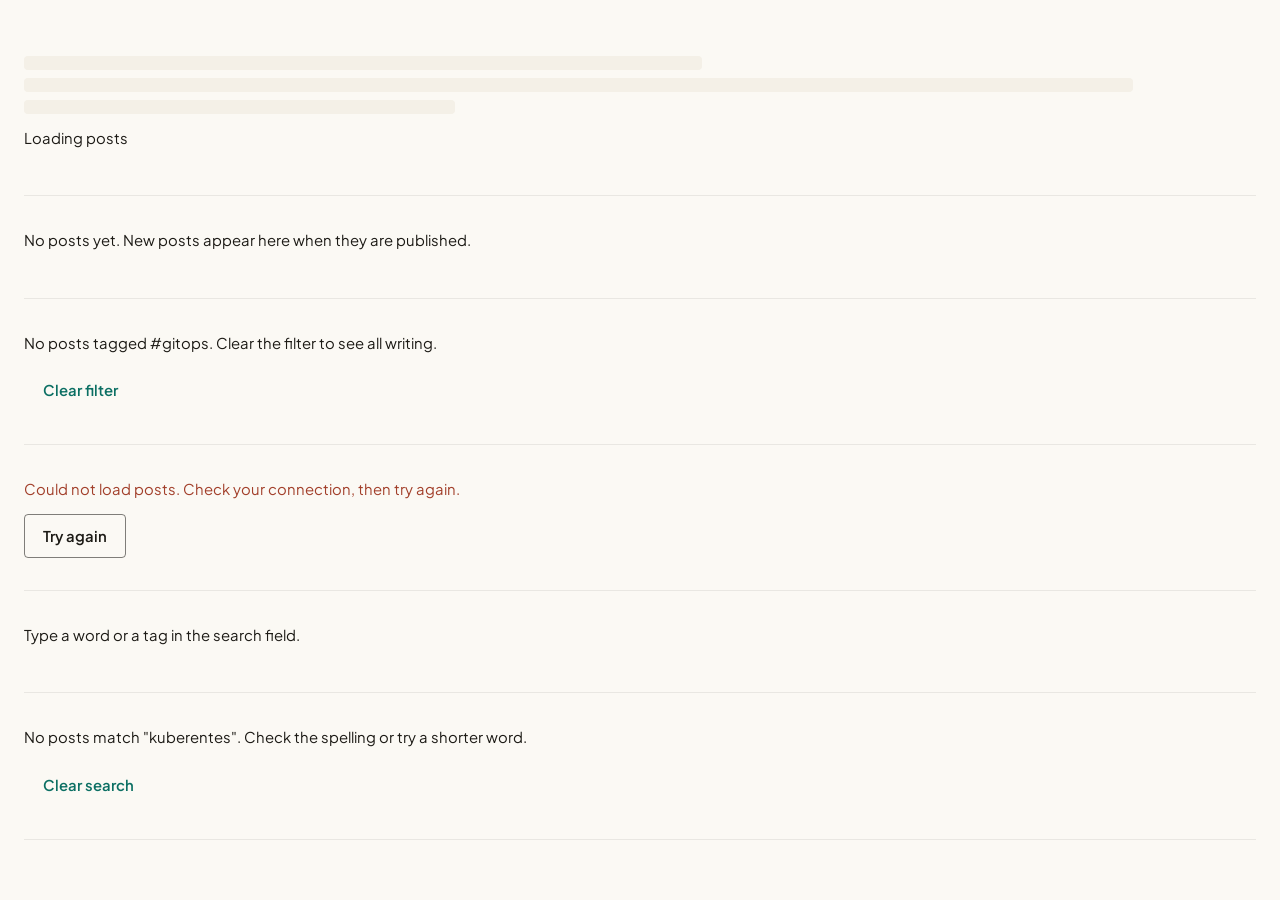
<file: components/core/feed-states.card.html>
<!-- @dsCard group="Components" viewport="700x700" subtitle="Loading, empty, filtered, error, search" name="Post feed states" -->
<html><head><link rel="stylesheet" href="../../styles.css"><style>
body{background:var(--bg);padding:24px;color:var(--text-primary)}
.state{padding:var(--space-6) 0;border-bottom:1px solid var(--border-hairline);font-family:var(--font-heading);font-size:var(--text-sm);color:var(--text-primary)}
.state p{margin:0 0 var(--space-3);max-width:62ch;line-height:var(--leading-body)}
.state.error p{color:var(--danger)}
.state .cap{font-family:var(--font-mono);font-size:var(--text-xs);color:var(--text-tertiary);margin:0 0 var(--space-2)}
.bars{display:grid;gap:var(--space-2);margin-bottom:var(--space-3)}
.bars i{display:block;height:14px;border-radius:var(--radius-sm);background:var(--surface-2)}
.btn{font-family:var(--font-heading);font-weight:600;border-radius:var(--radius-sm);border:1px solid transparent;padding:0 18px;min-height:var(--touch-target);align-items:center;font-size:var(--text-sm);display:inline-flex;background:transparent;cursor:pointer}
.btn-ghost{color:var(--accent)}
.btn-secondary{color:var(--text-primary);border-color:var(--border-control)}
</style></head><body>
<div class="state" role="status"><div class="bars"><i style="width:55%"></i><i style="width:90%"></i><i style="width:35%"></i></div><p>Loading posts</p></div>
<div class="state"><p>No posts yet. New posts appear here when they are published.</p></div>
<div class="state"><p>No posts tagged #gitops. Clear the filter to see all writing.</p><button class="btn btn-ghost" type="button">Clear filter</button></div>
<div class="state error"><p>Could not load posts. Check your connection, then try again.</p><button class="btn btn-secondary" type="button">Try again</button></div>
<div class="state"><p>Type a word or a tag in the search field.</p></div>
<div class="state" role="status"><p>No posts match "kuberentes". Check the spelling or try a shorter word.</p><button class="btn btn-ghost" type="button">Clear search</button></div>
</body></html>
</file>
<file: styles.css>
@import './tokens/fonts.css';
@import './tokens/colors.css';
@import './tokens/typography.css';
@import './tokens/spacing.css';
@import './components/core/core.css';

* { box-sizing: border-box; }
html, body {
  margin: 0;
  background: var(--bg);
  color: var(--text-primary);
  font-family: var(--font-body);
  font-size: var(--text-base);
  line-height: var(--leading-body);
  -webkit-font-smoothing: antialiased;
}
/* Plain links, such as links inside running prose. These rules have zero
   specificity (:where), so a component's own class (Button, Tag, Nav items,
   the wordmark) always wins. A plain `a:hover` here out-ranks a single class and
   turned a primary Button link's label the same color as its fill on hover.
   Hover is limited to devices that can hover, so a tap never leaves a sticky
   hover color; press shows the same color shift, with the underline, and no
   transition on the way in. */
:where(a) { color: var(--link); text-decoration: none; }
:where(a:active) { color: var(--link-hover); text-decoration: underline; }
@media (hover: hover) {
  :where(a:hover) { color: var(--link-hover); text-decoration: underline; }
}
h1, h2, h3, h4 {
  font-family: var(--font-heading);
  font-weight: var(--weight-semibold);
  letter-spacing: var(--tracking-tight);
  line-height: var(--leading-tight);
  margin: 0;
  overflow-wrap: anywhere;
}
code, pre, kbd { font-family: var(--font-mono); }
img { max-width: 100%; }

/* Focus: every link, button and focusable region. Never remove an outline
   without this replacement. */
a:focus-visible,
button:focus-visible,
input:focus-visible,
[tabindex]:focus-visible {
  outline: 2px solid var(--focus-ring);
  outline-offset: 2px;
}

/* The one exception: <body id="top" tabindex="-1">, focused by script after a
   scripted "Back to top". It is not in the tab order and not a control, so a ring
   around the whole page would be noise. Never extend this to elements people operate. */
body[tabindex="-1"]:focus-visible { outline: none; }
</file>
